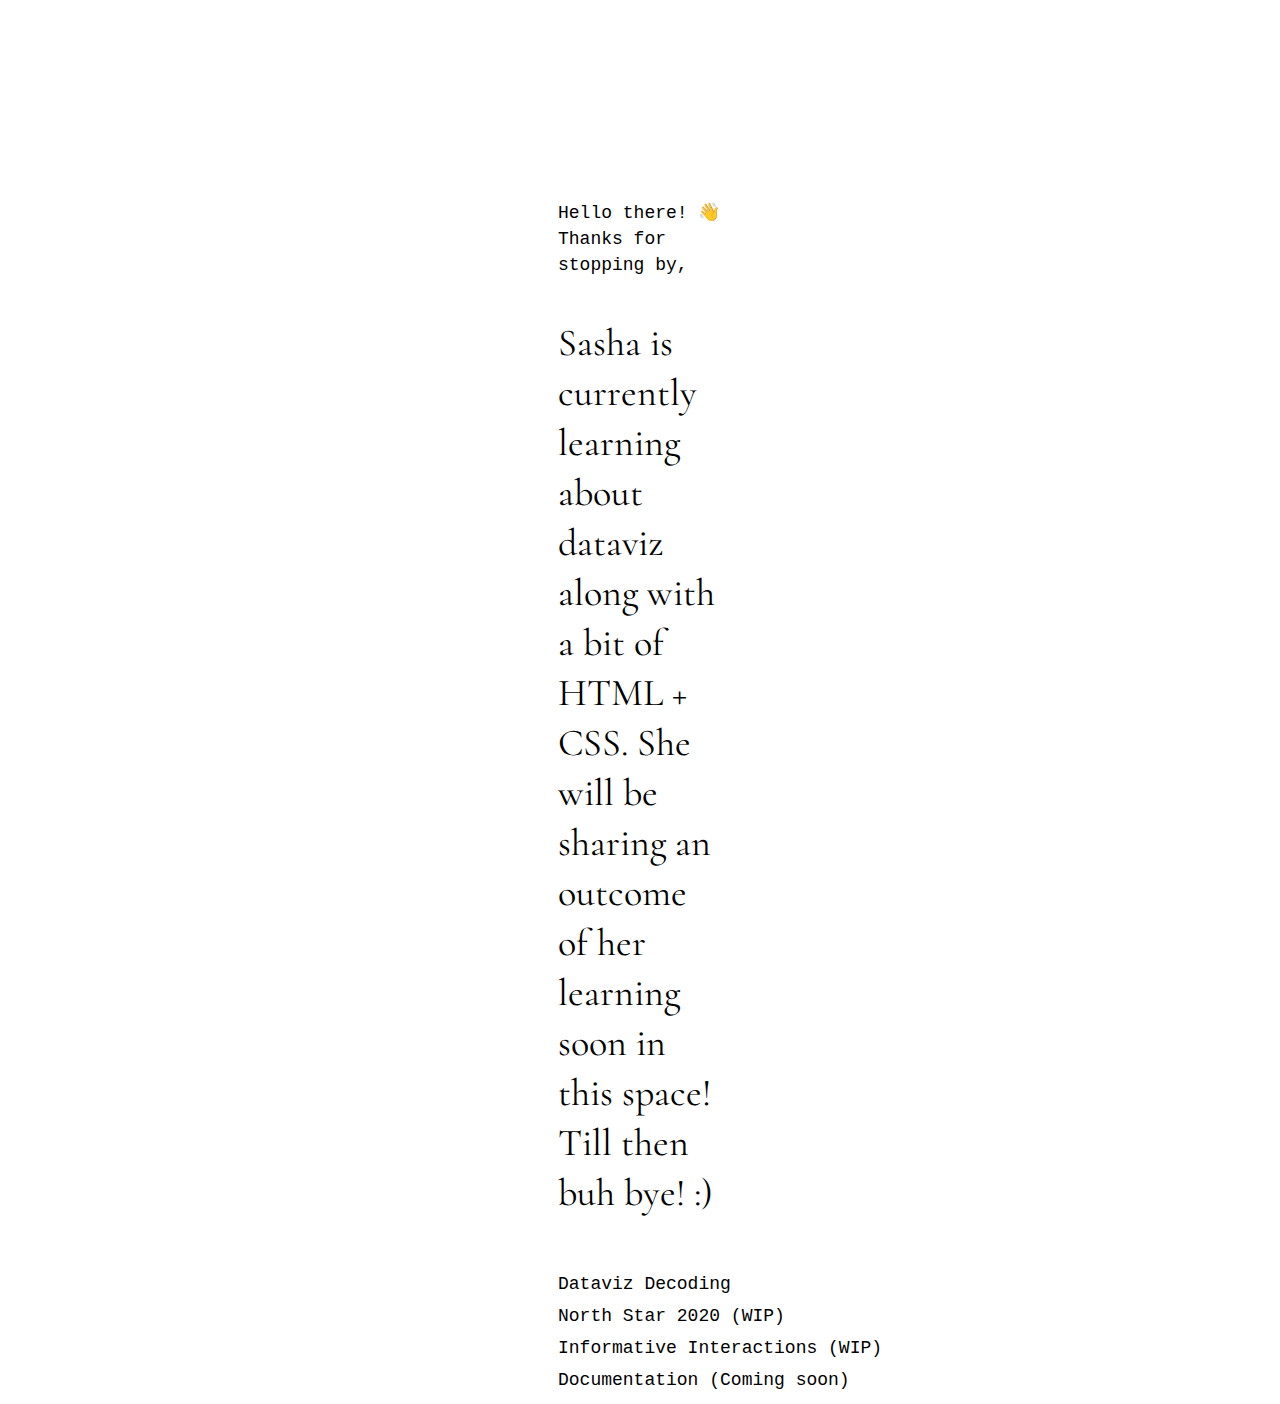
<file: index.html>
<DOCTYPE <!DOCTYPE html>
  <html>
    <head>
     <title>InfoViz3</title>
     <link href="https://fonts.googleapis.com/css2?family=Cormorant:ital,wght@1,300&display=swap" rel="stylesheet">
     <link rel ="stylesheet" href="style.css">
      
    </head>
    
    <body>
    <h1 >Hello there! 👋 <br>Thanks for stopping by,</h1>
    <p>Sasha is currently learning about dataviz along with a bit of HTML + CSS. She will be sharing an outcome of her learning soon in this space!<br>Till then buh bye! :) </p>

    <div id="vertical-line"></div>


      <a href="DatavizDecode.html">Dataviz Decoding</a>
      <a href="Manifesto.html">North Star 2020 (WIP)</a>
      <a href="https://www.notion.so/Topics-for-InfoViz-II-3f6b962f30b548aa82f5e328bb341f30">Informative Interactions (WIP)</a>
      <a href="">Documentation (Coming soon)</a>

     
  

    </body>

      
      <footer>
      </footer>
  </html>
</file>
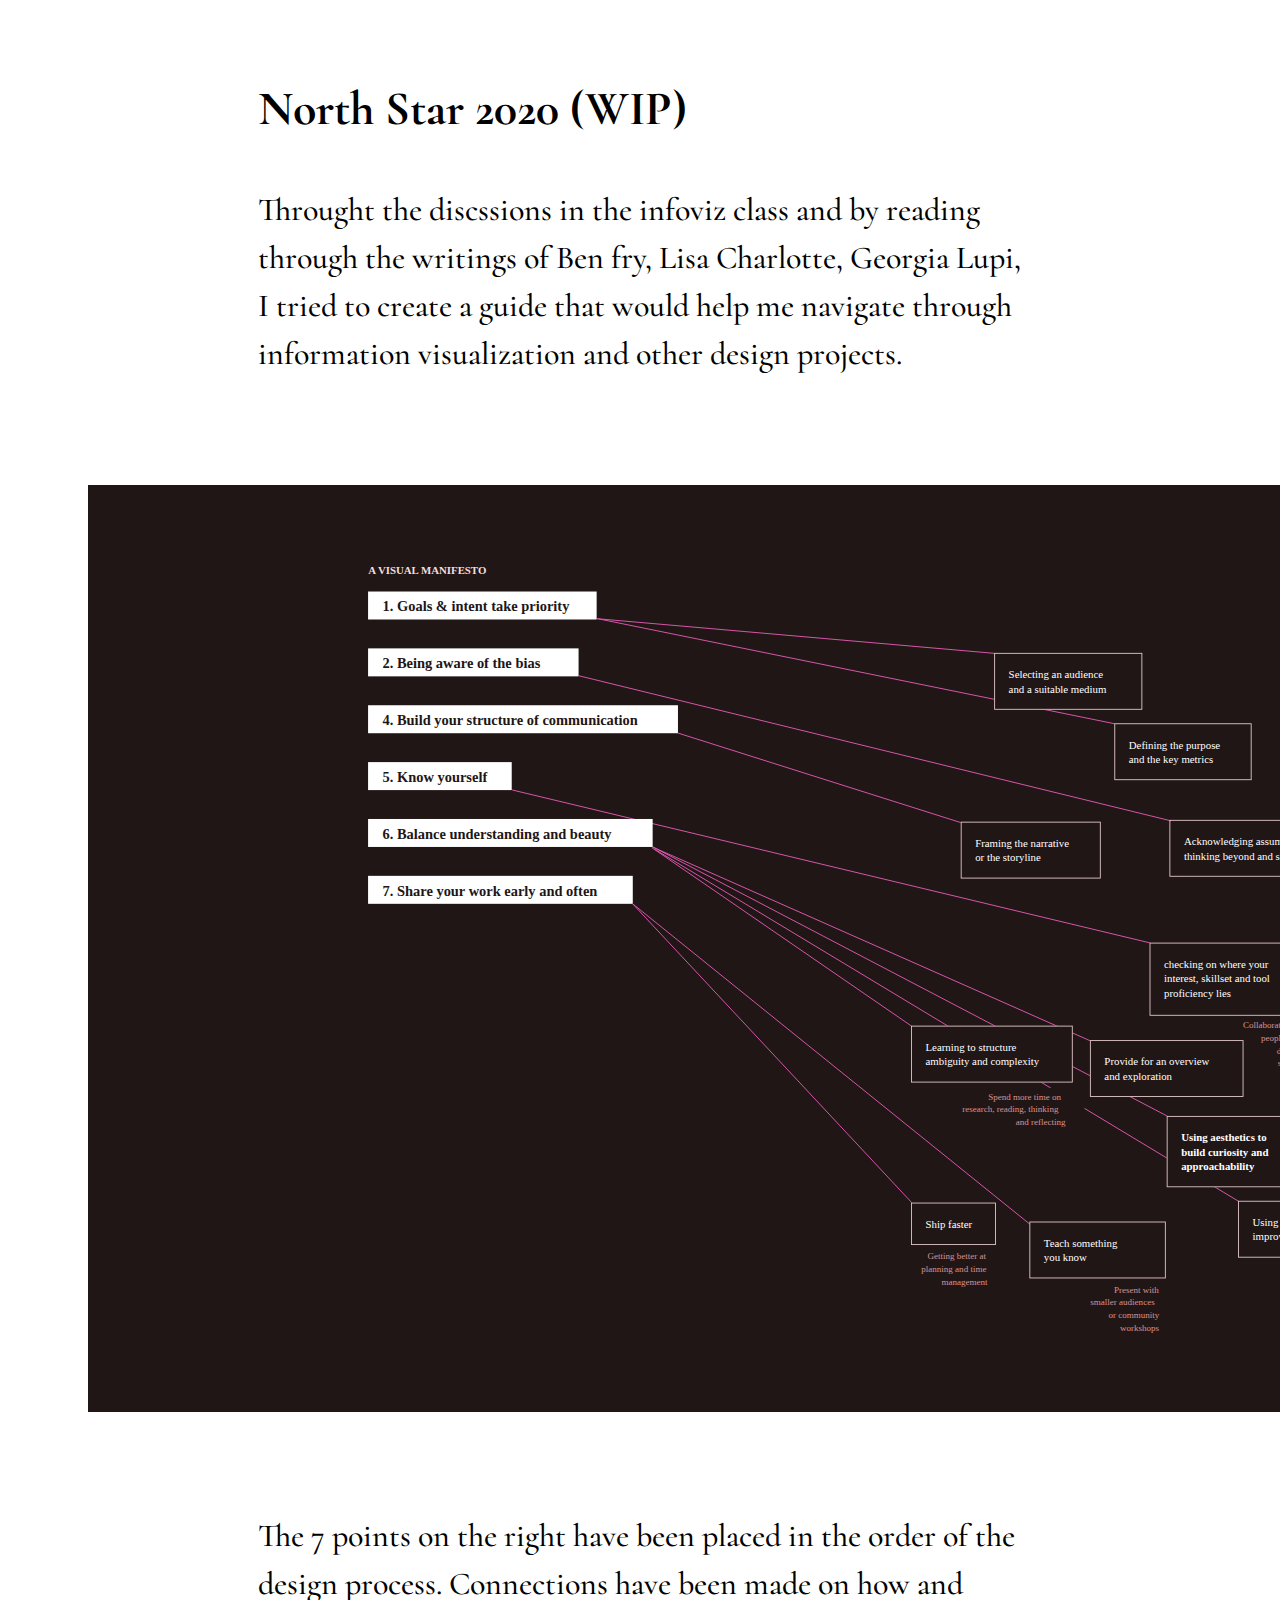
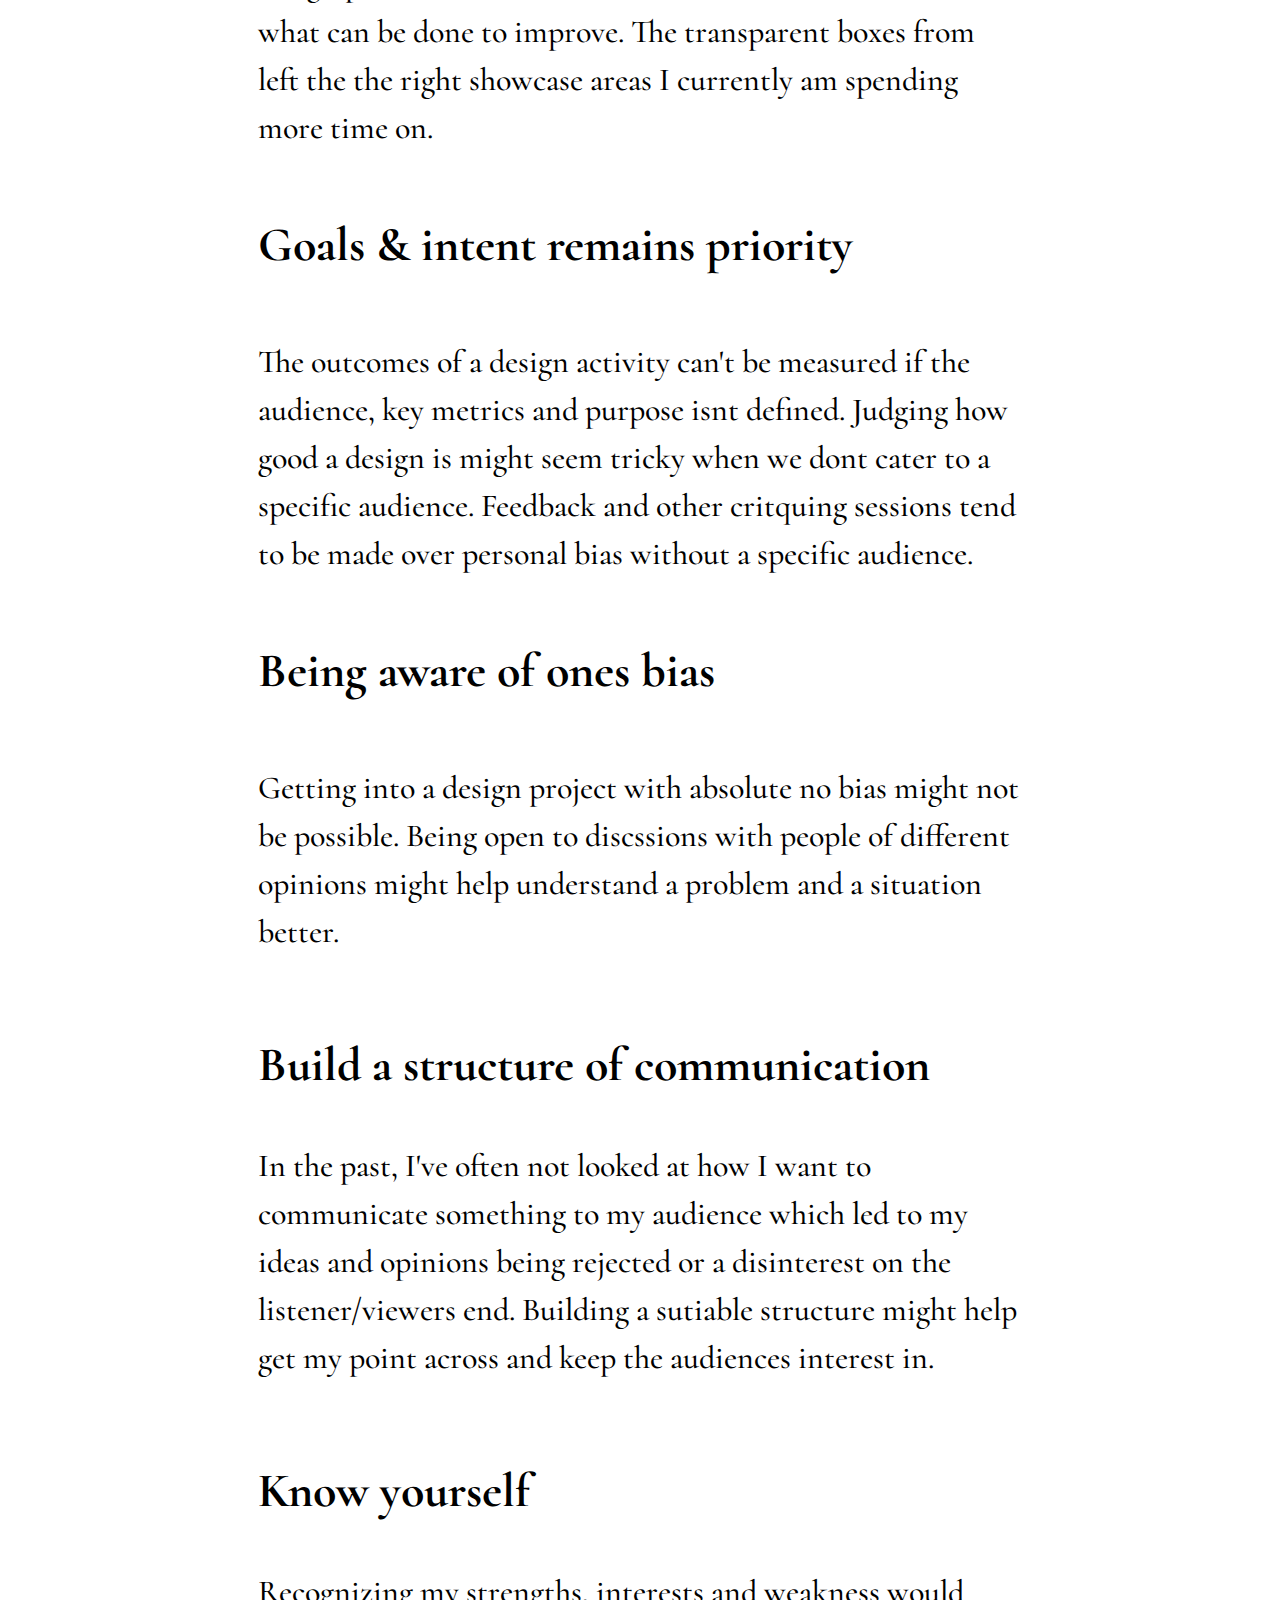
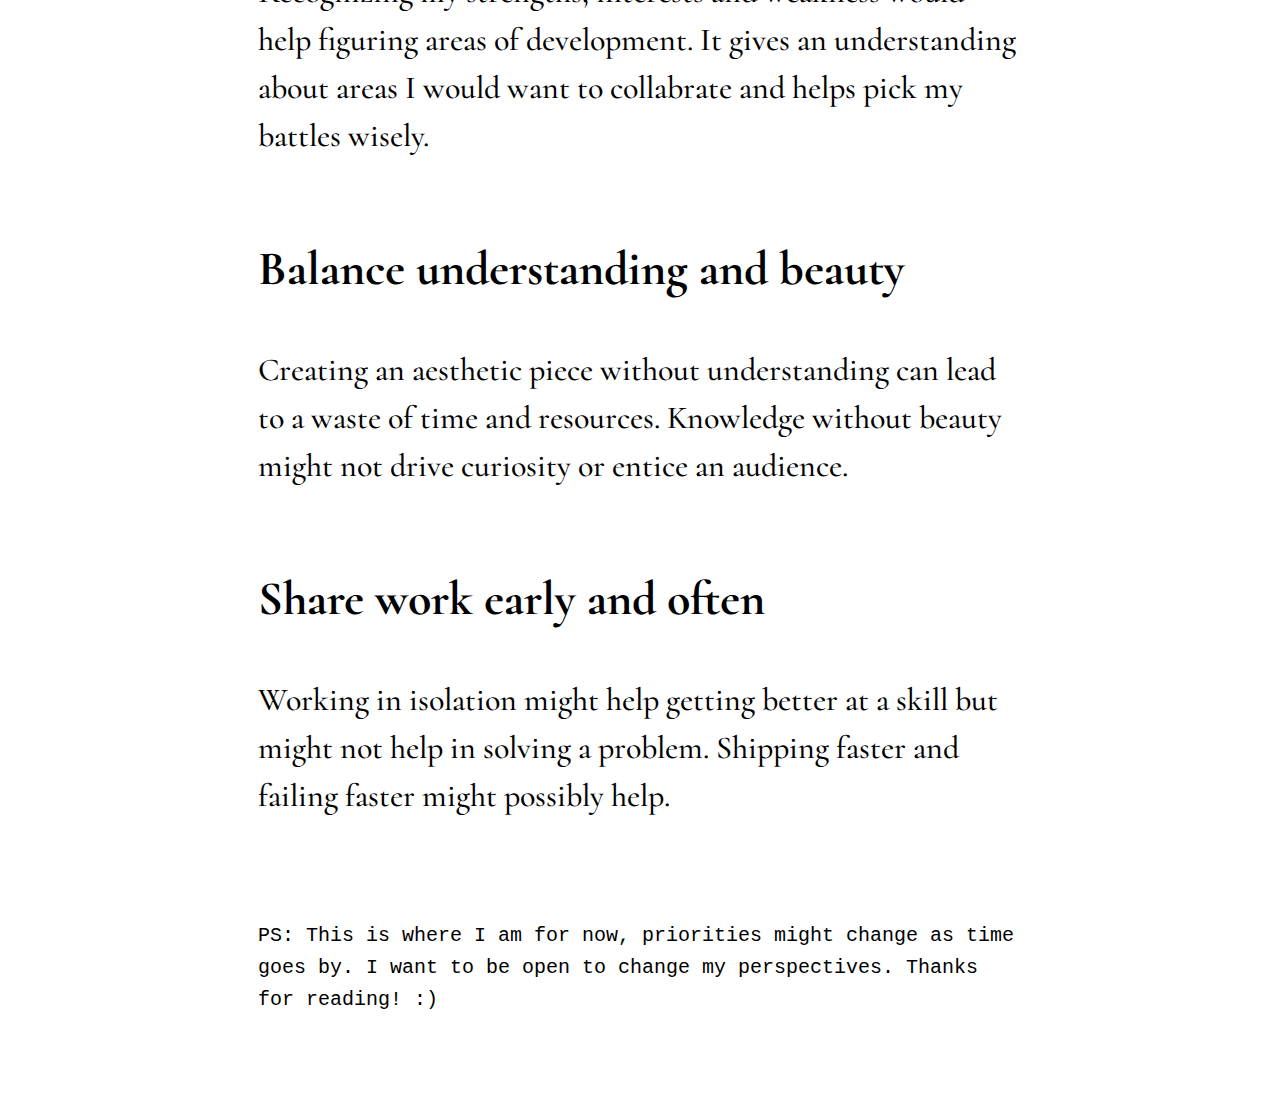
<file: Manifesto.html>
<!DOCTYPE html>
    <head>
     <title>North Star 2020</title>
    <link href="https://fonts.googleapis.com/css2?family=Cormorant:ital,wght@1,300&display=swap" rel="stylesheet">
    <link rel ="stylesheet" href="style2.css">
    </head>

    <body>

    <h3>North Star 2020 (WIP)</h3>
    <h2>Throught the discssions in the infoviz class and by reading through the writings of Ben fry, Lisa Charlotte, Georgia Lupi, I tried to create a guide that would help me navigate through information visualization and other design projects.</h2>

    <img src= "Img/VM.svg" alt="image" width="1600px" style="vertical-align:middle;margin:80px 80px"/>

    <h2> The 7 points on the right have been placed in the order of the design process. Connections have been made on how and what can be done to improve. The transparent boxes from left the the right showcase areas I currently am spending more time on.</h2>


    <h4><b>Goals & intent remains priority</b></h4>
    <h2>The outcomes of a design activity can't be measured if the audience, key metrics and purpose isnt defined. Judging how good a design is might seem tricky when we dont cater to a specific audience. Feedback and other critquing sessions tend to be made over personal bias without a specific audience.</h2>

     <h4><b>Being aware of ones bias</b></h>
     <h2>Getting into a design project with absolute no bias might not be possible. Being open to discssions with people of different opinions might help understand a problem and a situation better.</h2>

     <h3><b>Build a structure of communication</b></h3>
     <h2>In the past, I've often not looked at how I want to communicate something to my audience which led to my ideas and opinions being rejected or a disinterest on the listener/viewers end. Building a sutiable structure might help get my point across and keep the audiences interest in.</h2>


     <h3><b>Know yourself</b></h3>
     <h2>Recognizing my strengths, interests and weakness would help figuring areas of development. It gives an understanding about areas I would want to collabrate and helps pick my battles wisely.</h2>


     <h3><b>Balance understanding and beauty</b></h3>
     <h2>Creating an aesthetic piece without understanding can lead to a waste of time and resources. Knowledge without beauty might not drive curiosity or entice an audience. 
    </h2> 

    <h3><b>Share work early and often</b></h3>
    <h2>Working in isolation might help getting better at a skill but might not help in solving a problem. Shipping faster and failing faster might possibly help. </h2>



   <h1>PS: This is where I am for now, priorities might change as time goes by. I want to be open to change my perspectives. Thanks for reading! :)</h1>
    
    </body>
</file>
<file: style.css>
h1 {
    font-family:'Courier New', Courier, monospace;
    font-size: 18px;
    font-weight: 500;
    text-align: left;
    text-decoration:none;
    margin-top: 200px;
    margin-left: 550px;
    margin-right: 550px;
    line-height: 26px;

}
p {
    font-size: 38px;
    font-family: 'Cormorant', serif;
    line-height:50px;
    margin-top: 40px;
    margin-left: 550px;
    margin-right: 550px;
    margin-bottom: 50px;
    
}


a {

    margin-left: 550px;
    font-family: 'Courier New', Courier, monospace;
    font-size: 18px;
    color: black;
    text-decoration: none;
    display: grid;
    line-height: 32px;

}

a:hover {

     margin-left: 550px;
     font-family: 'courier New';
     font-size: 18px;
     color: black;
     text-decoration: none;
     display: grid;
     line-height: 32px; 
     background-color:#F5F2F2;

}
</file>
<file: style2.css>
h3 {
    font-family: 'Cormorant', serif;
    font-size: 48px;
    font-weight: 700;
    margin-left: 250px;
    margin-top: 80px;
}
        
        
h2 {

    font-size: 32px;
    font-family: 'Cormorant', serif;
    line-height:48px;
    margin-top: 20px;
    margin-left: 250px;
    margin-right: 250px;
    font-weight: 500;
}
a {

    font-size: 32px;
    font-family: 'Cormorant', serif;
    text-decoration: underline;
    color: black;

}


h1 {
    font-family:'Courier New', Courier, monospace;
    font-size: 20px;
    font-weight: 500;
    text-align: left;
    margin-left: 250px;
    margin-right: 250px;
    text-decoration:none;
    line-height: 32px;
    margin-top: 100px;
    margin-bottom: 100px;

}

h4 {
    font-family: 'Cormorant', serif;
    font-size: 48px;
    font-weight: 700;
    margin-left: 250px;
</file>
